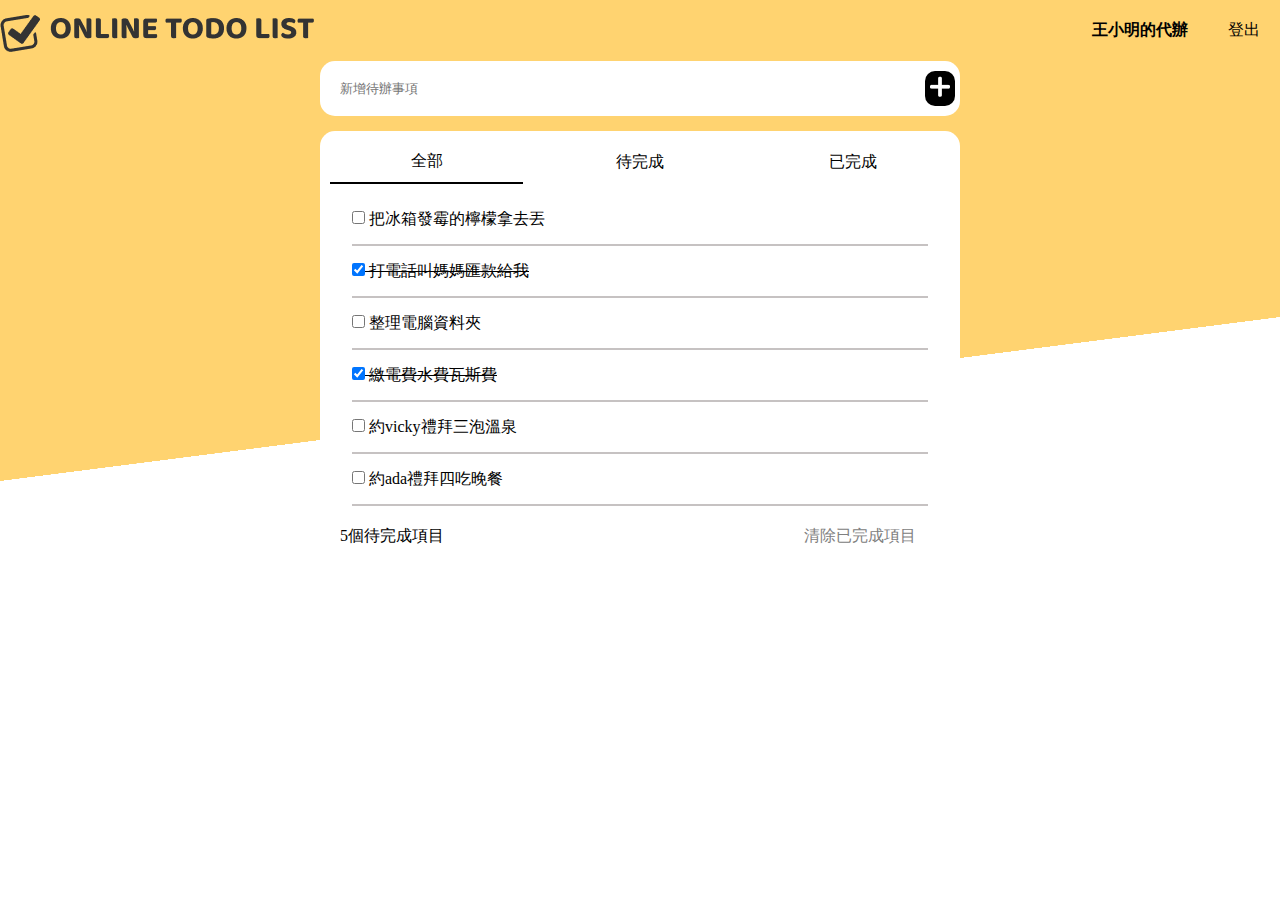
<file: TodoList/index.html>
<!DOCTYPE html>
<html lang="en">
<head>
    <meta charset="UTF-8">
    <meta http-equiv="X-UA-Compatible" content="IE=edge">
    <meta name="viewport" content="width=device-width, initial-scale=1.0">
    <title>TodoList Training</title>
    <link rel="stylesheet" href="Todolist.css">
    <script src="./jslib/jquery.min.js"></script>
    <script src="./index.js"></script>
</head>
<body>

    <div class="wrap">

        <div class="header">
            <div class="logo">

                <div class="img">
                    <img class="logo_lg" src="./img/Vector.png" alt="" srcset="">
                    <img class="logo_lg2" src="./img/Vector-1.png" alt="" srcset="">
                </div>
                <div class="text">
                    <img src="./img/ONLINE TODO LIST.png" alt="" srcset="">
                </div>
                
            </div>    
            <ul class="login-info">
                <li><a href="">王小明的代辦</a></li>
                <li><a href="">登出</a></li>
            </ul>
                
        </div>




        <div class="new_todo_text">
            <input placeholder="新增待辦事項" type="text" name="" id="">
            <span> <img src="./img/add.png" alt="" srcset=""> </span>
        </div>






        <div class="Show_Text">
            <span>目前尚無待辦事項</span>
        </div>

        <div class="empty_list_img">
            <img src="./img/empty 1.png" alt="" srcset="">
        </div>




        <div class="todo_list">
            <ul class="Category">
                <li class="active">全部</li>
                <li>待完成</li>
                <li>已完成</li>
            </ul>


            <ul class="data_list">
                <!-- <li>
                    <input type="checkbox" name="" id="">
                    <label for="">把冰箱發霉的檸檬拿去丟</label>
                </li>
                <li>
                    <input type="checkbox" name="" id="">
                    <label for="">打電話叫媽媽匯款給我</label>
                </li> -->
             
                <!-- <li>
                    <input type="checkbox" name="" id="">
                    <label for="">整理電腦資料夾</label>
                </li>


                <li>
                    <input type="checkbox" name="" id="">
                    <label for="">繳電費水費瓦斯費</label>
                </li>


                <li>
                    <input type="checkbox" name="" id="">
                    <label for="">約vicky禮拜三泡溫泉</label>
                </li>

                <li>
                    <input type="checkbox" name="" id="">
                    <label for="">約ada禮拜四吃晚餐</label>
                </li> -->

            </ul>


            <div class="switch_bottom">
                <a class="show_done_list" href="">5個待完成項目</a>
                <a class="clearText" href="">清除已完成項目</a>

            </div>
        </div>



            
    
    </div>


    
</body>
</html>
</file>
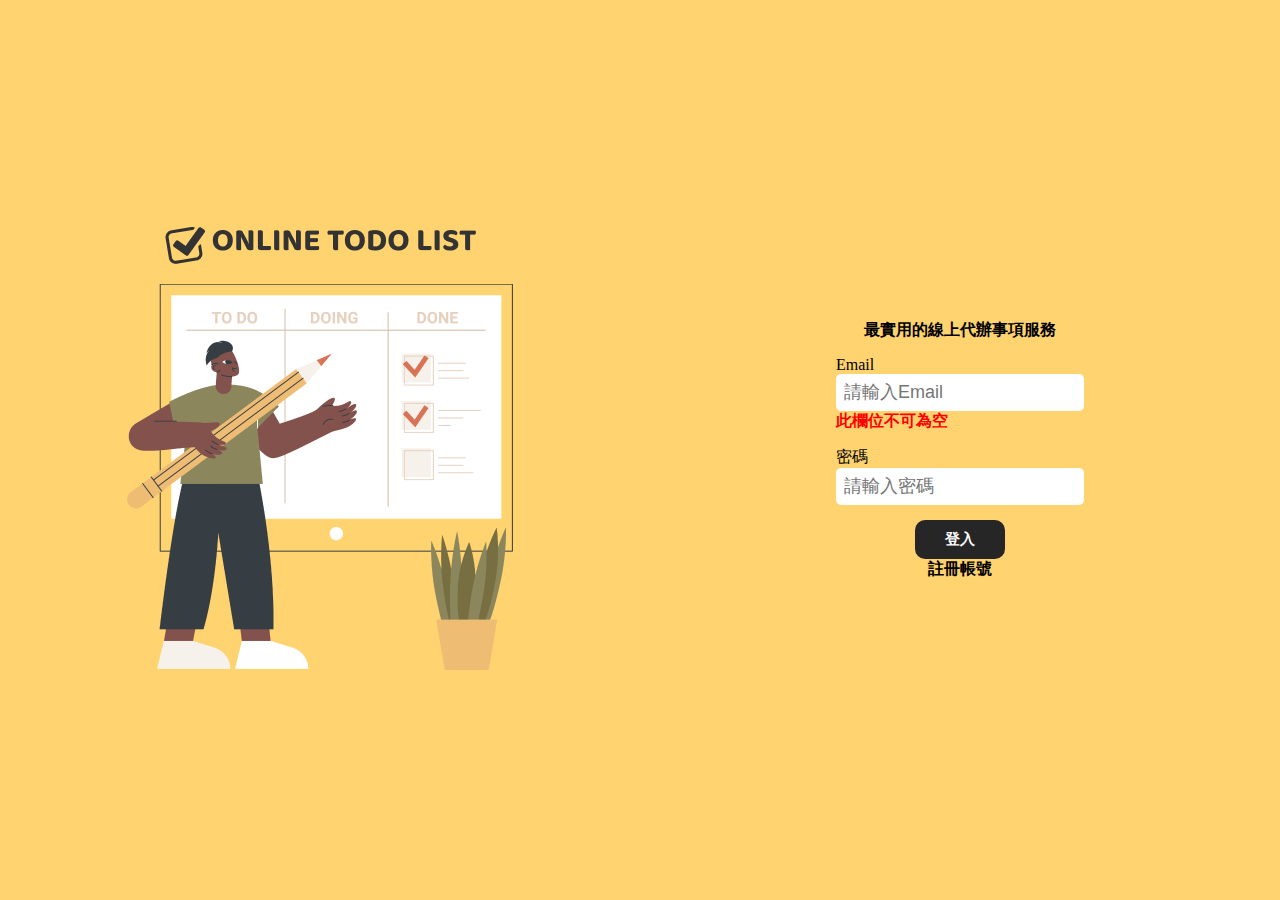
<file: TodoList/Login.html>
<!DOCTYPE html>
<html lang="en">
<head>
    <meta charset="UTF-8">
    <meta http-equiv="X-UA-Compatible" content="IE=edge">
    <meta name="viewport" content="width=device-width, initial-scale=1.0">
    <title>Register-MyTodoList</title>
    <link rel="stylesheet" href="Login.css">
</head>
<body>

    <div class="wrap">

        <div class="LogoArea">
            <div class="top">
                <div class="img">
                    <img class="logo_lg" src="./img/Vector.png" alt="" srcset="">
                    <img class="logo_lg2" src="./img/Vector-1.png" alt="" srcset="">
                </div>
                <div class="text">
                    <img src="./img/ONLINE TODO LIST.png" alt="" srcset="">
                </div>
            </div>
            <div class="Bottom">
                <img src="./img/Loginimg.png" alt="" srcset="">
            </div>
        </div>



        <div class="Right_Page">
            <div class="title">
                <b>最實用的線上代辦事項服務</b>
            </div>

            <div class="account">
                <div class="hint">Email</div>
                <input placeholder="請輸入Email" type="text" name="" id="">
                <div class="showHint">
                    此欄位不可為空
                </div>
            </div>
            <div class="Password">
                <div class="hint">密碼</div>
                <input type="text" placeholder="請輸入密碼" name="" id="">
                <div class="showHint">
                    <!-- 此欄位不可為空 -->
                </div>
            </div>

            <div class="LoingBtn">
                <input type="button" value="登入">
            </div>


            <div class="register_span">
                <a href="">註冊帳號</a>
            </div>
        </div>



    </div>
    
</body>
</html>
</file>
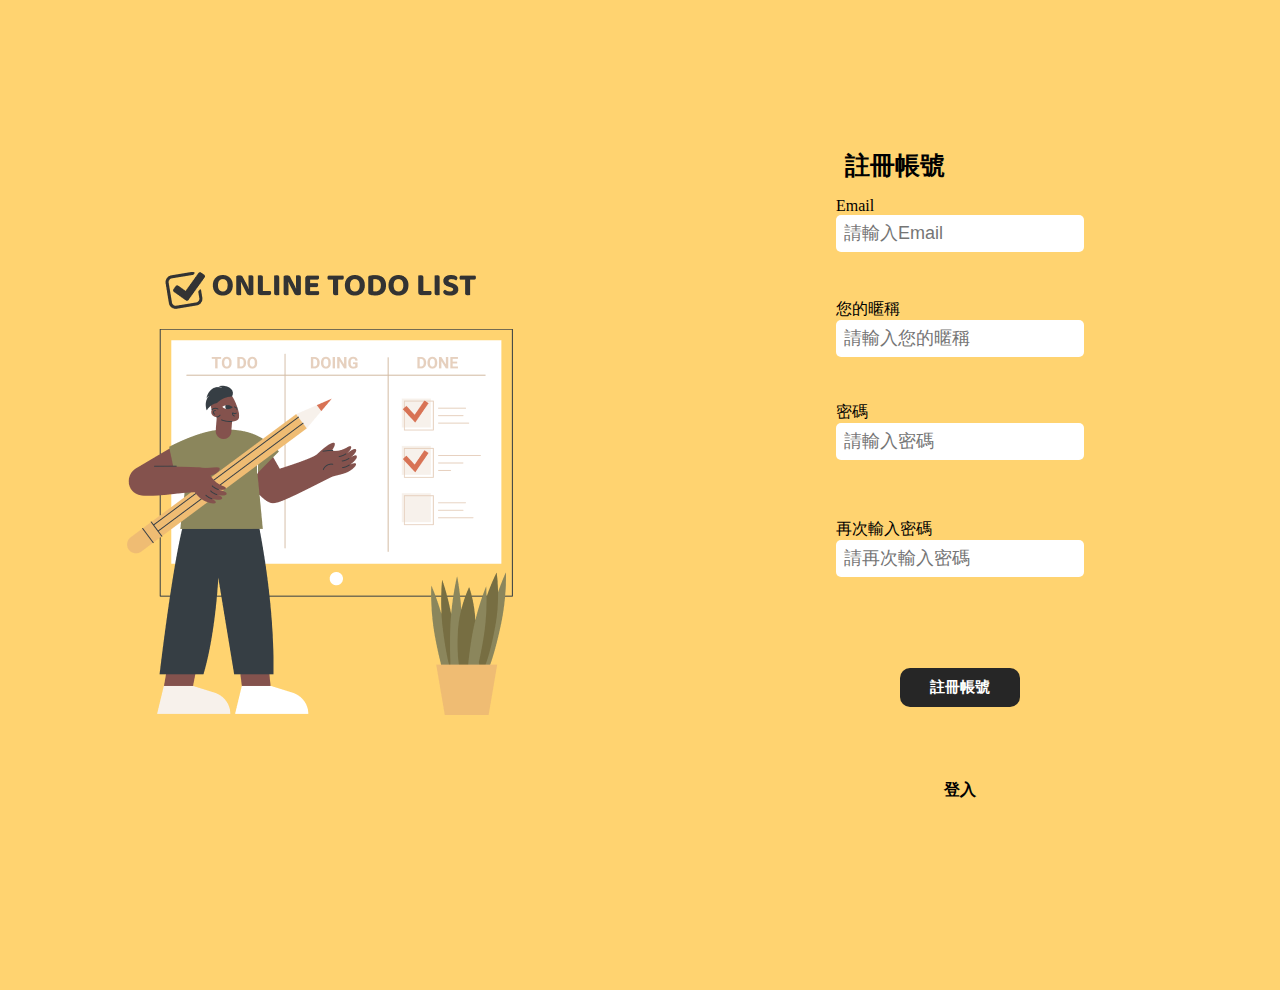
<file: TodoList/Register.html>
<!DOCTYPE html>
<html lang="en">
<head>
    <meta charset="UTF-8">
    <meta http-equiv="X-UA-Compatible" content="IE=edge">
    <meta name="viewport" content="width=device-width, initial-scale=1.0">
    <title>Login-MyTodoList</title>
    <link rel="stylesheet" href="./register.css">
</head>
<body>
        <div class="wrap">
        
            <div class="LogoArea">
                <div class="top">
                    <div class="img">
                        <img class="logo_lg" src="./img/Vector.png" alt="" srcset="">
                        <img class="logo_lg2" src="./img/Vector-1.png" alt="" srcset="">
                    </div>
                    <div class="text">
                        <img src="./img/ONLINE TODO LIST.png" alt="" srcset="">
                    </div>
                </div>
                <div class="Bottom">
                    <img src="./img/Loginimg.png" alt="" srcset="">
                </div>
            </div>
        
        
        
            <div class="Right_Page">
                <div class="title">
                    <b>註冊帳號</b>
                </div>
        
                <div class="account">
                    <div class="hint">Email</div>
                    <input placeholder="請輸入Email" type="text" name="" id="">
                    <div class="showHint">
                        <!-- 此欄位不可為空 -->
                    </div>
                </div>

                <div class="Name">
                    <div class="hint">您的暱稱</div>
                    <input type="text" placeholder="請輸入您的暱稱" name="" id="">
                    <div class="showHint">
                        <!-- 此欄位不可為空 -->
                    </div>
                </div>

                <div class="Password">
                    <div class="hint">密碼</div>
                    <input type="text" placeholder="請輸入密碼" name="" id="">
                    <div class="showHint">
                        <!-- 此欄位不可為空 -->
                    </div>
                </div>

                <div class="Password">
                    <div class="hint">再次輸入密碼</div>
                    <input type="text" placeholder="請再次輸入密碼" name="" id="">
                    <div class="showHint">
                        <!-- 此欄位不可為空 -->
                    </div>
                </div>

        
                <div class="LoingBtn">
                    <input type="button" value="註冊帳號">
                </div>
        
        
                <div class="register_span">
                    <a href="">登入</a>
                </div>
            </div>
        
        
        
        </div>
</body>
</html>
</file>
<file: TodoList/Todolist.css>
*{
    padding: 0;
    margin: 0;
    list-style: none;
    /* outline: 1pt solid black; */
}

.page{
    height: 100vh;
    background-color: aquamarine;
}




.wrap{
    position: absolute;
    width: 1028px;
    width: 100%;
    height: 736px;
    left: 0px;
    top: 0px;
    
    background: linear-gradient(172.7deg, #FFD370 5.12%, #FFD370 53.33%, #FFD370 53.44%, #FFFFFF 53.45%, #FFFFFF 94.32%);
}
.header{
    display: flex;
    justify-content: space-between;
}

.new_todo_text{
    background-color: white;
    width: 50%;
    margin: 0 auto;
    border-radius: 15px;
    margin-bottom: 15px;
    display: flex;
    justify-content: space-between;
    align-items: center;
}
.new_todo_text input {
    outline: none;
    border-radius: 5px;
    border: none;
    padding: 10px;
    margin: 10px;
}
.new_todo_text span{
    background-color: black;
    padding: 5px;
    border-radius: 10px;
    margin: 5px;
}

.login-info{
    display: flex;
    
}

.login-info li{
    margin: 10px;
    padding: 10px;

}
.header .logo{
    display: flex;
    align-items: center;
}
.header .logo .text{
    margin-left: 18px;
}
.header .logo .img .logo_lg {
    position: absolute;
    /* top:10px; */
    /* left:10px; */
    z-index: 1;
}

.header .logo .img .logo_lg2 {
    position: relative;
    top: 1px;
    left: 8px;
    /* left: -20px; */
    z-index: 5;
}

.login-info li a{
    text-decoration: none;
    color: black;
}

.login-info li:first-child{
    font-weight: bold;

}

.todo_list{
    background-color: white;
    width: 50%;
    margin: 0 auto;
    height: 60%;
    border-radius: 15px 15px 0 0;
}
.todo_list .Category{
    
    width:100%;
    display: flex;
    justify-content: space-around;
    align-items: center;
    border-radius: 15px 15px 0 0;
    /* border: 1pt solid black; */
}
.todo_list .Category li{
    padding: 10px;
    margin: 10px;
    width:100%;
    text-align: center;
}
.todo_list .Category li:hover {
    cursor: pointer;
}
.todo_list .Category li.active {
    border-bottom: 2pt solid black;
    width:100%;
}


.todo_list .data_list {
    display: flex;
    flex-direction: column;
    justify-content: center;
    align-items: center;
}
.todo_list .data_list li{
    width: 90%;
    line-height: 50px;
    border-bottom: 2pt solid rgb(198, 194, 194);
}


.todo_list .data_list li input {
    font-size: 20px;
}



.switch_bottom{
    width: 90%;
    display: flex;
    justify-content: space-between;
    align-items: center;
    padding: 20px;
}


.switch_bottom .show_done_list{
    color: black;
    text-decoration: none;
    text-align: center;
}
.switch_bottom .clearText{
    color: gray;
    text-decoration: none;
}

.switch_bottom a{

}

.switch_bottom a:first-child{

}


.Show_Text{
    height: 10%;
    display: flex;
    justify-content: center;
    align-items: center;
}
.empty_list_img{
    display: flex;
    justify-content: center;
}
</file>
<file: TodoList/Login.css>
* {
    padding: 0;
    margin: 0;
    list-style: none;
    box-sizing: border-box;
    /* outline: 1pt solid black; */
}

.wrap {
    position: absolute;
    /* width: 1028px; */
    /* height: 736px; */
    /* left: 0px; */
    /* top: 0px;  */
    height: 100vh;
    width: 100%;
    display: flex;
    justify-content: center;
    align-items: center;
    margin: 0 auto;
    background: #FFD370;
}

.LogoArea {
    flex: 1;
    display: flex;
    flex-direction: column;
    justify-content: center;
    align-items: center;
}

.LogoArea .top {
    display: flex;
    align-items: center;
}

.LogoArea .top .img .logo_lg {
    position: absolute;
    /* top:10px; */
    /* left:10px; */
    z-index: 1;
}

.LogoArea .top .img .logo_lg2 {
    position: relative;
    top: 1px;
    left: 8px;
    /* left: -20px; */
    z-index: 5;
}

.LogoArea .top .text {
    padding-left: 15px;
}



.LogoArea .Bottom {
    padding-top: 25px;
}




.Right_Page {
    flex: 1;
    display: flex;
    flex-direction: column;
    align-items: center;
}


.Right_Page .title {
    flex: 2;
    padding-bottom: 15px;
}

.Right_Page .account {
    flex: 1;
}

.Right_Page .account .showHint {
    color: red;
    font-weight: bold;
    padding-bottom: 15px;
}

.Right_Page .account input {
    outline: none;
    font-size: 18px;
    border: none;
    border-radius: 5px;
    padding: 8px;
}



.Right_Page .Password input {
    outline: none;
    font-size: 18px;
    border: none;
    border-radius: 5px;
    padding: 8px;

}

.Right_Page .Password {
    padding-bottom: 15px;
}

.Right_Page .Password {}

.Right_Page .LoingBtn {
    display: flex;
    justify-content: center;
    align-items: center;
}


.Right_Page .LoingBtn input {
    outline: none;
    border: none;
    border-radius: 10px;
    padding: 5px;
    font-size: 15px;
    background-color: rgb(38, 38, 38);
    color: white;
    font-weight: bolder;
    padding-left: 30px;
    padding-right: 30px;
    padding-top: 10px;
    padding-bottom: 10px;
}

.Right_Page .register_span {
    display: flex;
    justify-content: center;
    align-items: center;
    font-weight: bolder;

}

.Right_Page .register_span a {
    text-decoration: none;
    color: black;
    font-size: bolder;
}
</file>
<file: TodoList/register.css>
*{
    padding: 0;
    margin: 0;
    list-style: none;
    box-sizing: border-box;
    /* outline: 1pt solid black; */
}

.wrap {
    position: absolute;
    /* width: 1028px; */
    /* height: 736px; */
    /* left: 0px; */
    /* top: 0px;  */
    height: 110vh;
    width: 100%;
    display: flex;
    justify-content: center;
    align-items: center;
    margin: 0 auto;
    background:  #FFD370 ;
}

.LogoArea{
    flex: 1;
    height: 70%;
    display: flex;
    flex-direction: column;
    justify-content: center;
    align-items: center;
}
 
.LogoArea .top{
    display: flex;
    align-items: center;
}

.LogoArea .top .img .logo_lg{
    position:absolute;
    /* top:10px; */
    /* left:10px; */
    z-index: 1;
}
.LogoArea .top .img .logo_lg2 {
    position:relative;
    top:1px;
    left:8px;
    /* left: -20px; */
    z-index: 5;
}

.LogoArea .top .text{
    padding-left: 15px;
}



.LogoArea .Bottom {
    padding-top: 25px;
}




.Right_Page{
    flex: 1;
    display: flex;
    flex-direction: column;
    align-items: center;
    height: 70%;
}


.Right_Page .title {
    /* flex: 2; */
    padding-bottom: 15px;
    float: left;
    display: flex;
    justify-content: flex-start;
    width: 36%;
    align-items: center;
    font-size: 25px;
}

 

.Right_Page .account {
    flex: .35;
}

.Right_Page .account .showHint{
    color: red;
    font-weight: bold;
    padding-bottom: 15px;
}
.Right_Page .account input {
    outline: none;
    font-size: 18px;
    border: none;
    border-radius: 5px;
    padding: 8px;
}

.Right_Page .Name{
    flex: .35;
}

.Right_Page .Name input {
    outline: none;
    font-size: 18px;
    border: none;
    border-radius: 5px;
    padding: 8px;

}

.Right_Page .Password input {
    outline: none;
    font-size: 18px;
    border: none;
    border-radius: 5px;
    padding: 8px;
    
}

.Right_Page .Password{
    flex: .35;
    padding-bottom: 15px;
}
.Right_Page .Password {

}

.Right_Page .LoingBtn {
    display: flex;
    flex: .35;
    justify-content: center;
    align-items: center;
}


.Right_Page .LoingBtn input{
    outline: none;
    border: none;
    border-radius: 10px;
    padding: 5px;
    font-size: 15px;
    background-color: rgb(38, 38, 38);
    color: white;
    font-weight: bolder;
    padding-left: 30px;
    padding-right: 30px;
    padding-top: 10px;
    padding-bottom: 10px;
}

.Right_Page .register_span {
    flex: .35;
    display: flex;
    justify-content: center;
    align-items: center;
    font-weight: bolder; 

}

.Right_Page .register_span a{
    text-decoration: none;
    color: black;
    font-size: bolder;
}
</file>
